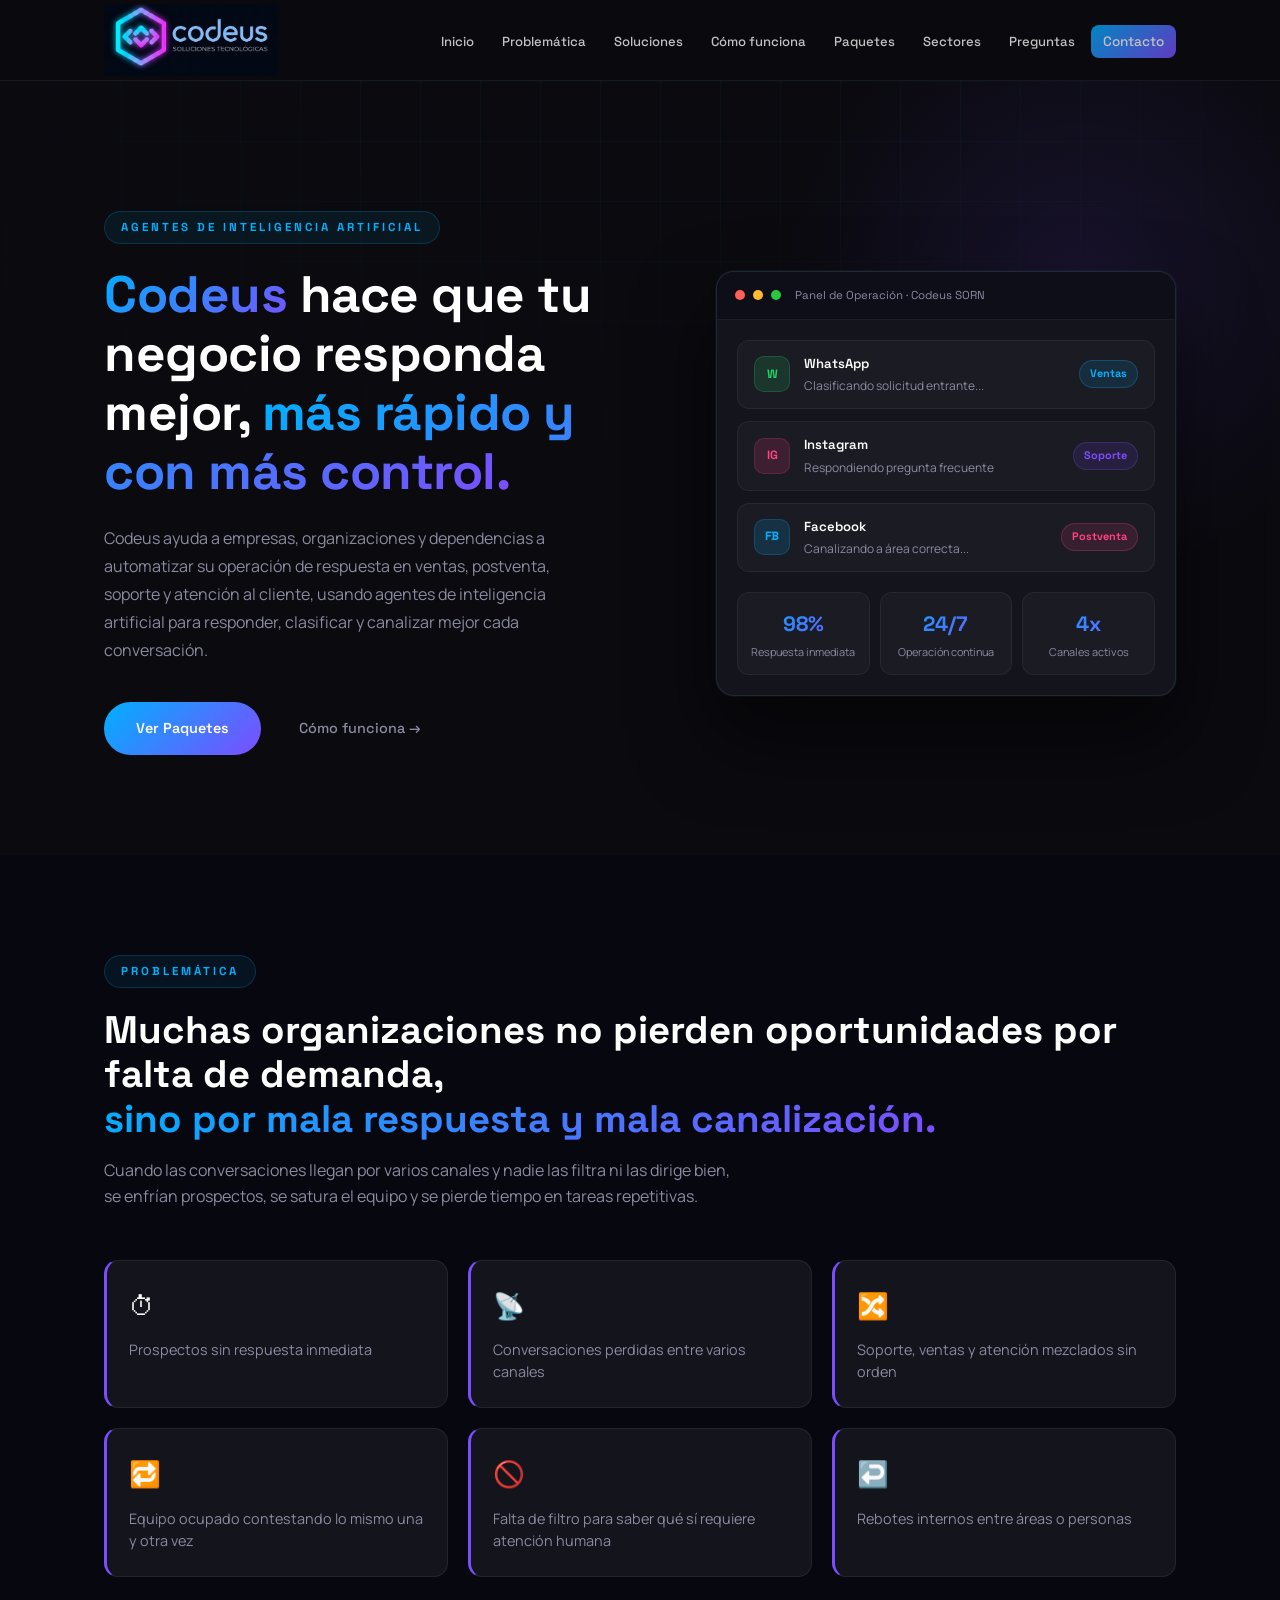
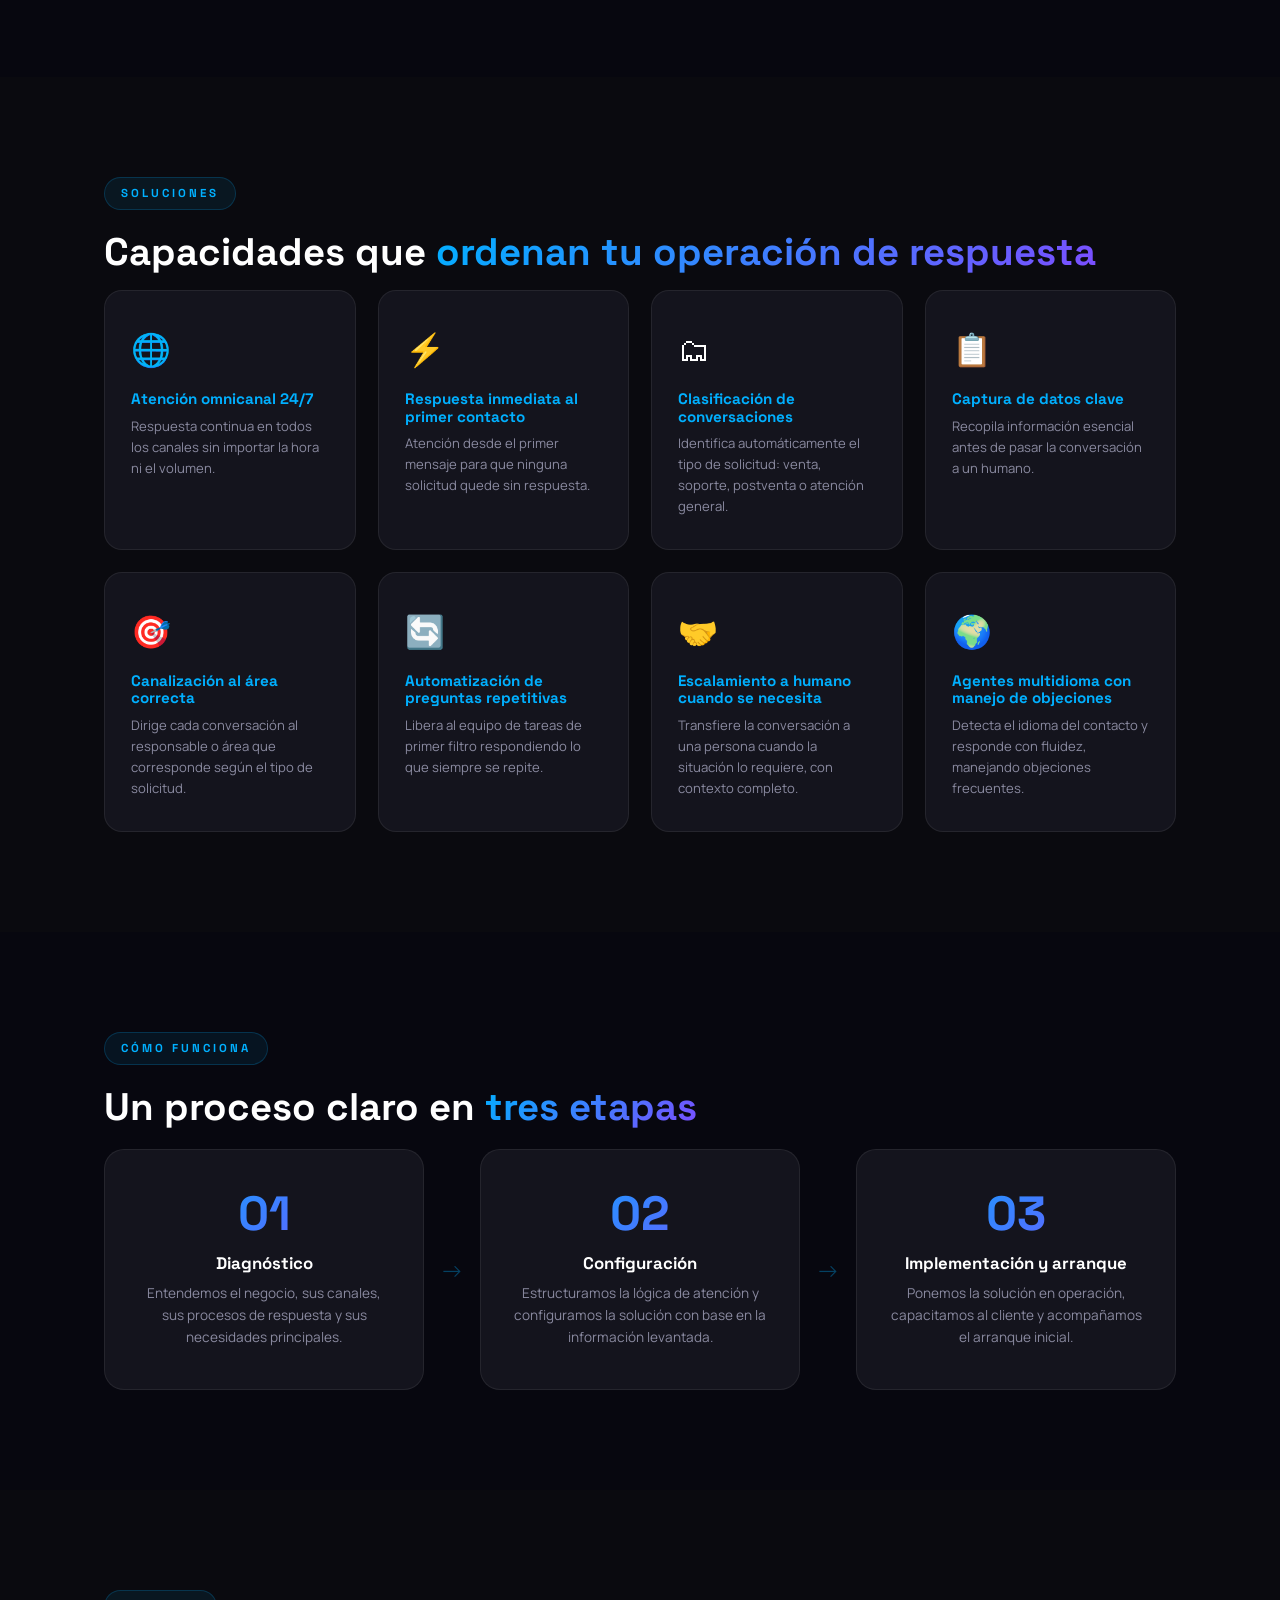
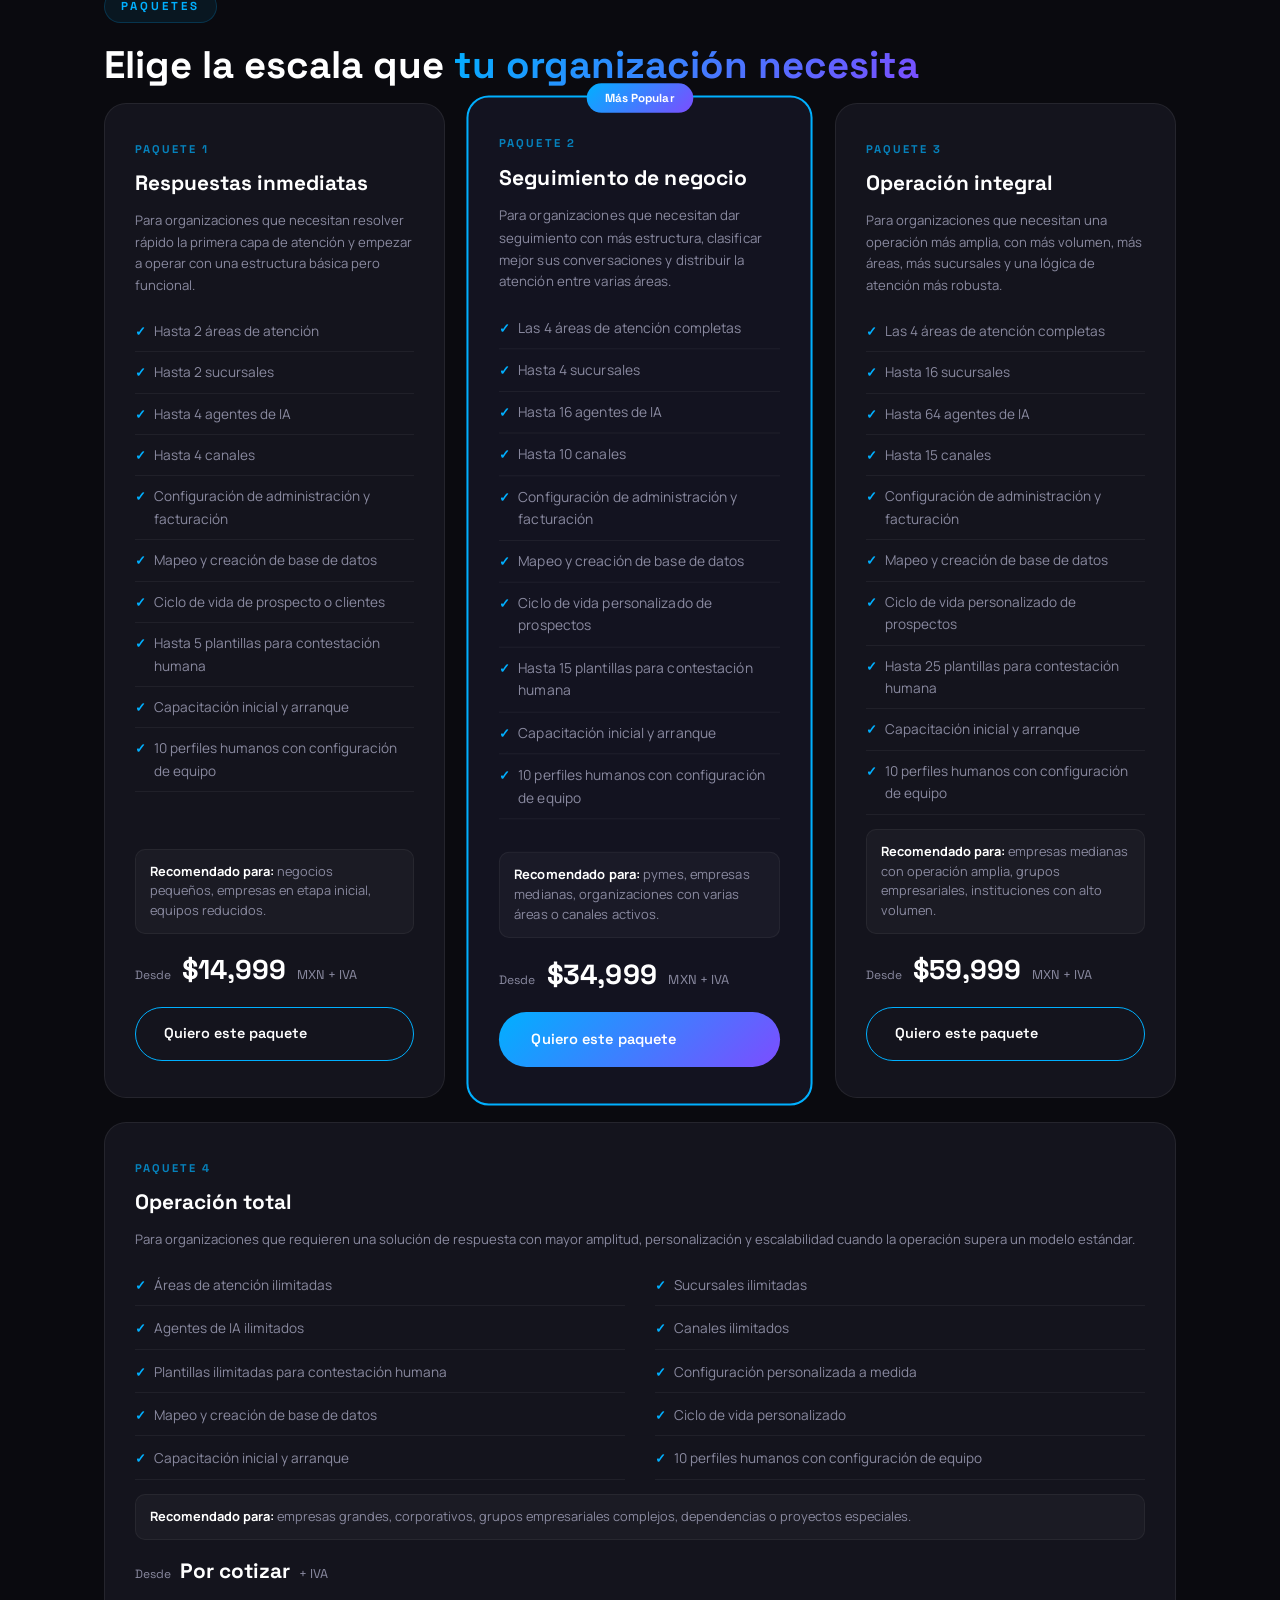
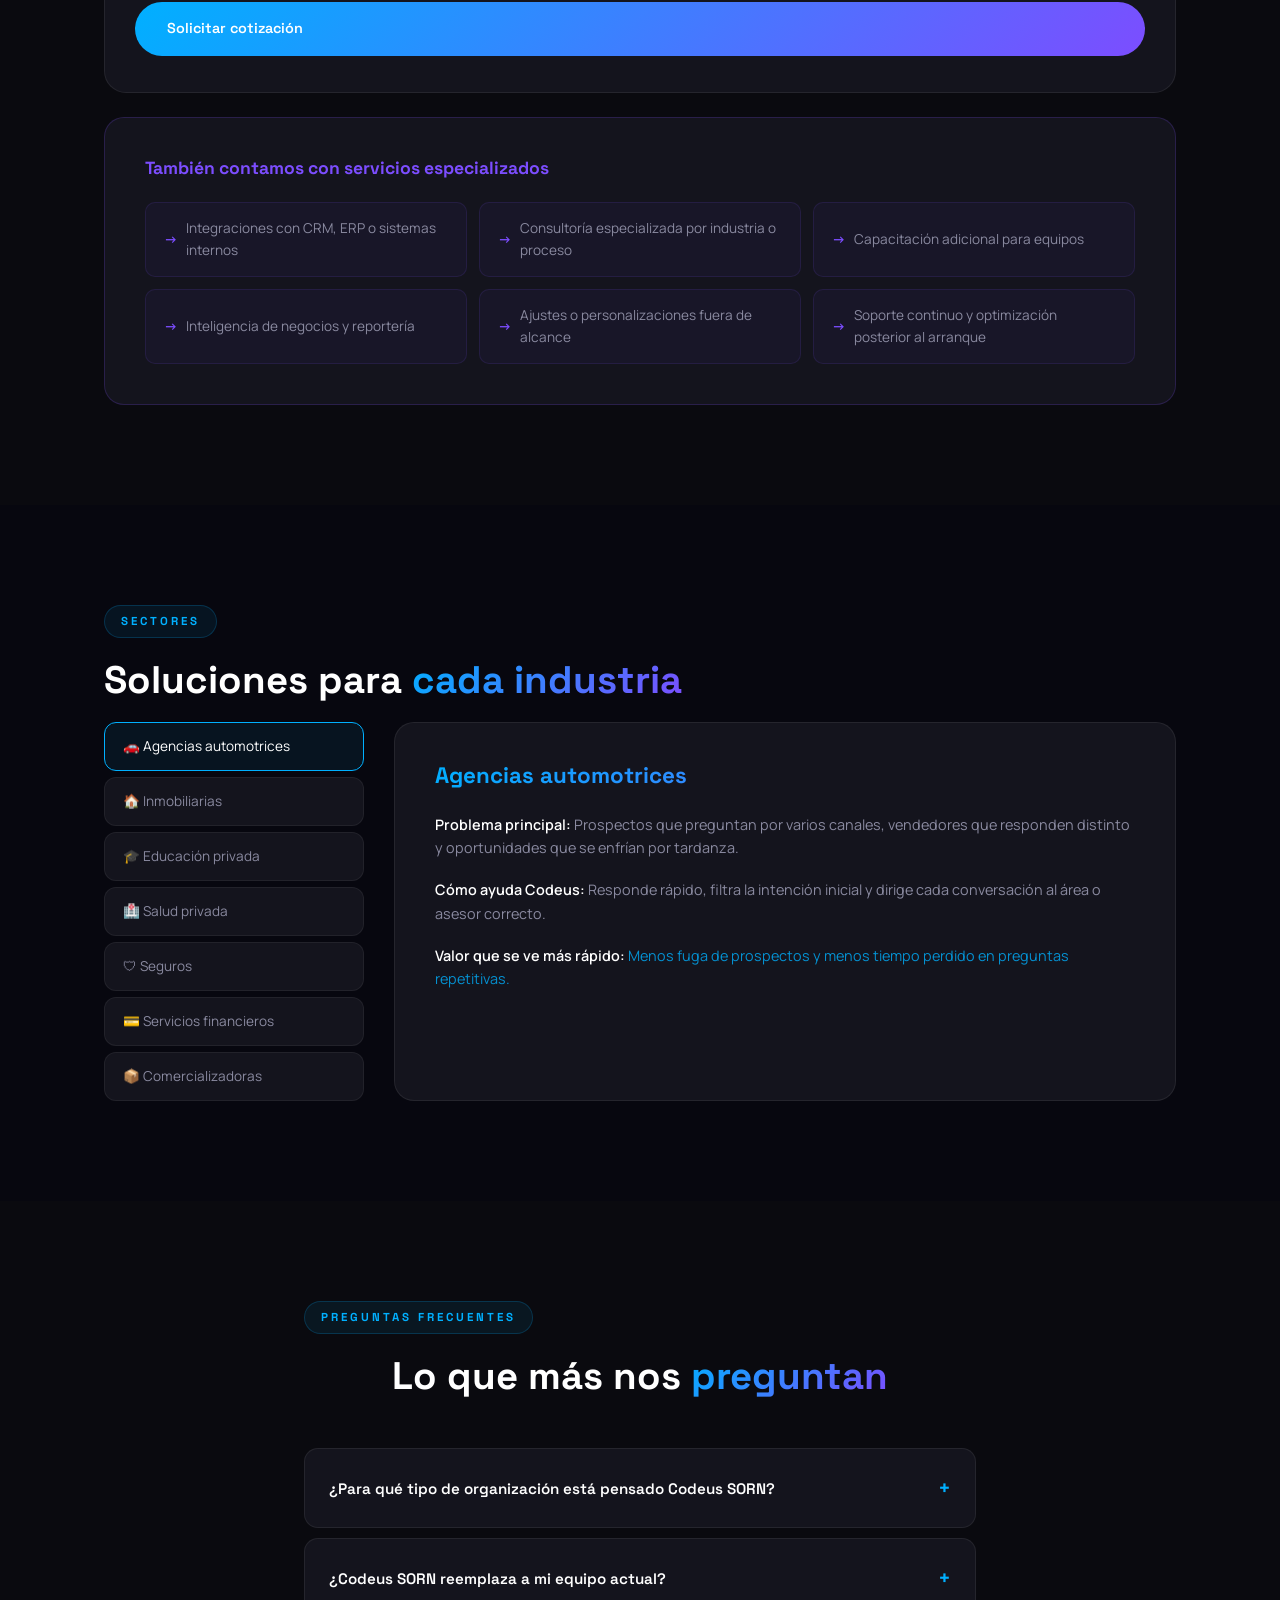
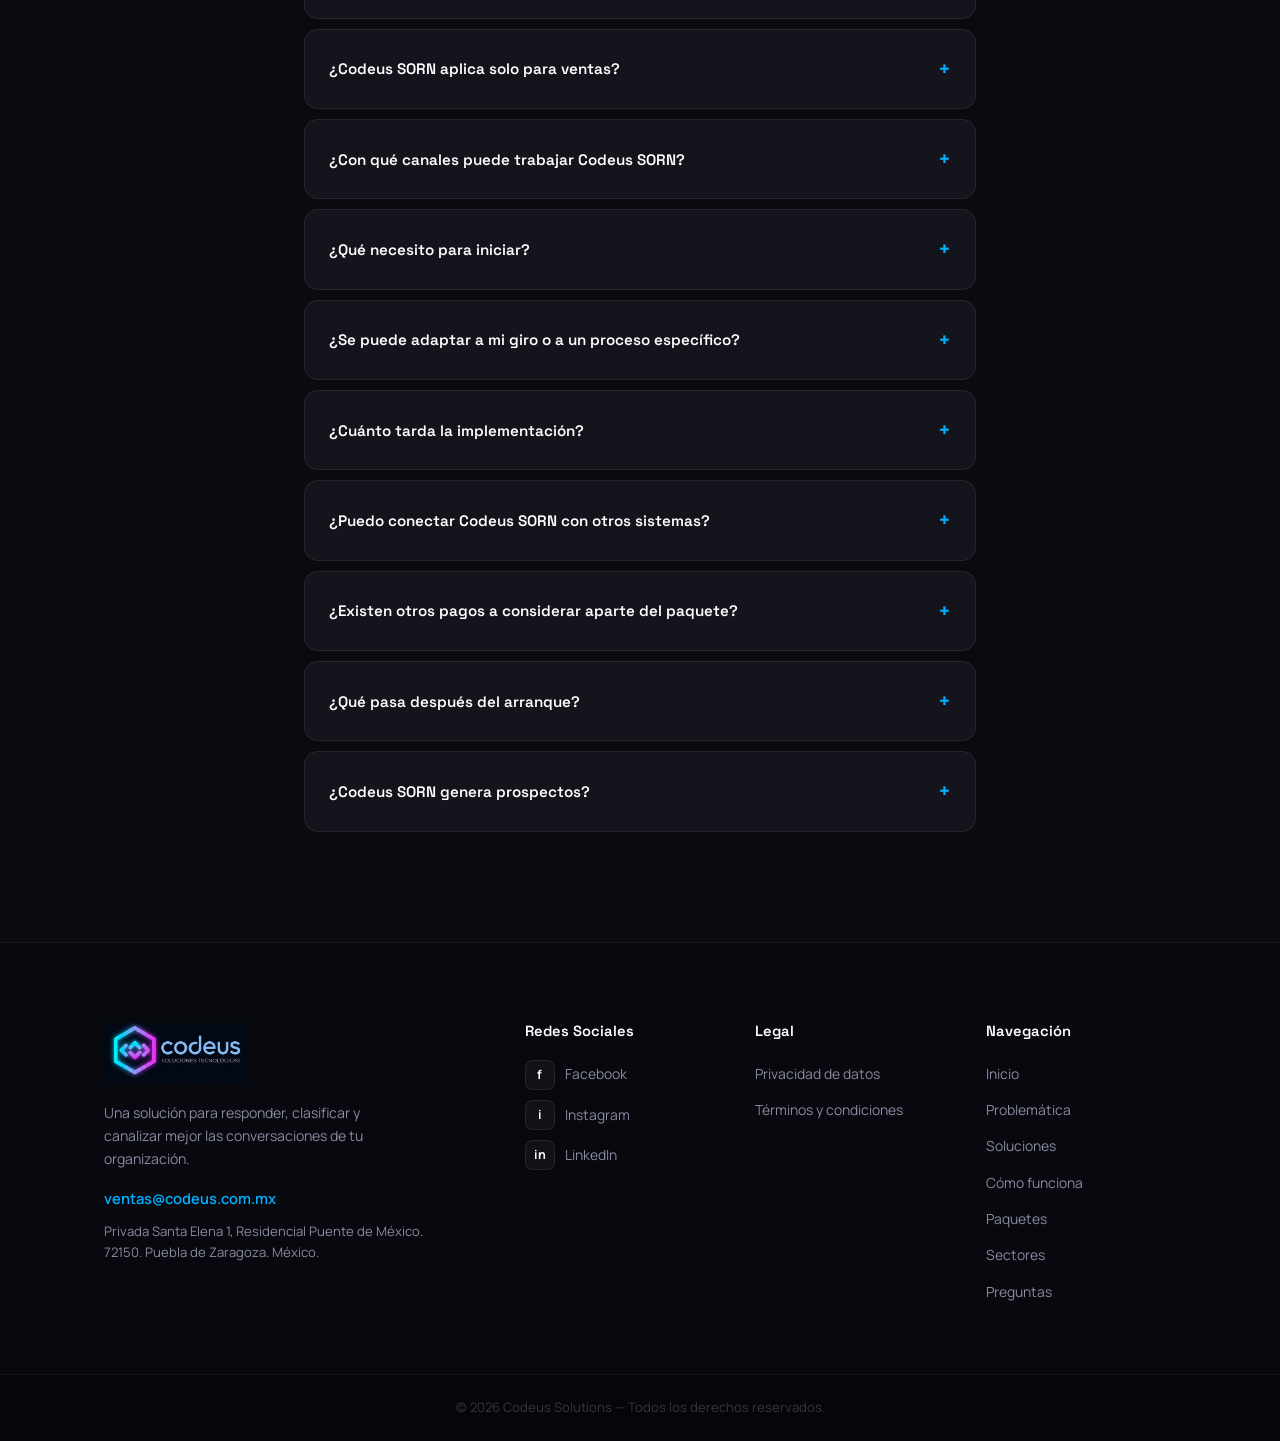
<file: index.html>
<!DOCTYPE html>
<html lang="es">
<head>
    <meta charset="UTF-8">
    <meta http-equiv="X-Frame-Options" content="DENY">
    <meta name="viewport" content="width=device-width, initial-scale=1.0">
    <title>Agentes IA para tu operación | Codeus Solutions</title>
    <link href="https://fonts.googleapis.com/css2?family=Space+Grotesk:wght@300;400;500;600;700&family=Manrope:wght@300;400;500;600;700&display=swap" rel="stylesheet">
    <link rel="stylesheet" href="css/style.css">
</head>
<body>

    <!-- ===================== HEADER ===================== -->
    <header>
        <nav class="container">
            <div class="logo">
                <a href="#inicio">
                    <img src="assets/logo_horizontal.png" alt="Codeus Logo" class="logo-img">
                </a>
            </div>
            <ul class="nav-links">
                <li><a href="#inicio">Inicio</a></li>
                <li><a href="#problemas">Problemática</a></li>
                <li><a href="#soluciones">Soluciones</a></li>
                <li><a href="#como-funciona">Cómo funciona</a></li>
                <li><a href="#paquetes">Paquetes</a></li>
                <li><a href="#sectores">Sectores</a></li>
                <li><a href="#faqs">Preguntas</a></li>
                <li><a href="#contacto" class="btn-nav">Contacto</a></li>
            </ul>
            <button class="hamburger" id="hamburger" aria-label="Menú">
                <span></span><span></span><span></span>
            </button>
        </nav>
        <!-- Mobile menu -->
        <div class="mobile-menu" id="mobileMenu">
            <ul>
                <li><a href="#inicio">Inicio</a></li>
                <li><a href="#problemas">Problemática</a></li>
                <li><a href="#soluciones">Soluciones</a></li>
                <li><a href="#como-funciona">Cómo funciona</a></li>
                <li><a href="#paquetes">Paquetes</a></li>
                <li><a href="#sectores">Sectores</a></li>
                <li><a href="#faqs">Preguntas</a></li>
                <li><a href="#contacto">Contacto</a></li>
            </ul>
        </div>
    </header>

    <!-- ===================== HERO ===================== -->
    <section id="inicio" class="hero">
        <div class="hero-bg-grid"></div>
        <div class="container hero-inner">
            <div class="hero-content">
                <span class="tagline">Agentes de Inteligencia Artificial</span>
                <h1><span>Codeus </span>hace que tu negocio responda mejor, <span>más rápido y con más control.</span></h1>
                <p>Codeus ayuda a empresas, organizaciones y dependencias a automatizar su operación de respuesta en ventas, postventa, soporte y atención al cliente, usando agentes de inteligencia artificial para responder, clasificar y canalizar mejor cada conversación.</p>
                <div class="hero-ctas">
                    <a href="#paquetes" class="btn-primary">Ver Paquetes</a>
                    <a href="#como-funciona" class="btn-ghost">Cómo funciona →</a>
                </div>
            </div>
            <div class="hero-visual">
                <div class="hero-dashboard">
                    <div class="dash-header">
                        <span class="dash-dot red"></span>
                        <span class="dash-dot yellow"></span>
                        <span class="dash-dot green"></span>
                        <span class="dash-title">Panel de Operación · Codeus SORN</span>
                    </div>
                    <div class="dash-body">
                        <div class="dash-channel">
                            <span class="ch-icon wa">W</span>
                            <div class="ch-info"><div class="ch-name">WhatsApp</div><div class="ch-msg">Clasificando solicitud entrante...</div></div>
                            <span class="ch-badge primary">Ventas</span>
                        </div>
                        <div class="dash-channel">
                            <span class="ch-icon ig">IG</span>
                            <div class="ch-info"><div class="ch-name">Instagram</div><div class="ch-msg">Respondiendo pregunta frecuente</div></div>
                            <span class="ch-badge secondary">Soporte</span>
                        </div>
                        <div class="dash-channel">
                            <span class="ch-icon fb">FB</span>
                            <div class="ch-info"><div class="ch-name">Facebook</div><div class="ch-msg">Canalizando a área correcta...</div></div>
                            <span class="ch-badge tertiary">Postventa</span>
                        </div>
                        <div class="dash-stats">
                            <div class="stat-item"><div class="stat-num">98%</div><div class="stat-lbl">Respuesta inmediata</div></div>
                            <div class="stat-item"><div class="stat-num">24/7</div><div class="stat-lbl">Operación continua</div></div>
                            <div class="stat-item"><div class="stat-num">4x</div><div class="stat-lbl">Canales activos</div></div>
                        </div>
                    </div>
                </div>
            </div>
        </div>
    </section>

    <!-- ===================== PROBLEMÁTICA ===================== -->
    <section id="problemas" class="section-padding bg-darker">
        <div class="container">
            <div class="section-label">Problemática</div>
            <h2 class="section-title">Muchas organizaciones no pierden oportunidades por falta de demanda,<br><span>sino por mala respuesta y mala canalización.</span></h2>
            <p class="section-sub">Cuando las conversaciones llegan por varios canales y nadie las filtra ni las dirige bien, se enfrían prospectos, se satura el equipo y se pierde tiempo en tareas repetitivas.</p>
            <div class="problems-grid">
                <div class="prob-card">
                    <div class="prob-icon">⏱</div>
                    <p>Prospectos sin respuesta inmediata</p>
                </div>
                <div class="prob-card">
                    <div class="prob-icon">📡</div>
                    <p>Conversaciones perdidas entre varios canales</p>
                </div>
                <div class="prob-card">
                    <div class="prob-icon">🔀</div>
                    <p>Soporte, ventas y atención mezclados sin orden</p>
                </div>
                <div class="prob-card">
                    <div class="prob-icon">🔁</div>
                    <p>Equipo ocupado contestando lo mismo una y otra vez</p>
                </div>
                <div class="prob-card">
                    <div class="prob-icon">🚫</div>
                    <p>Falta de filtro para saber qué sí requiere atención humana</p>
                </div>
                <div class="prob-card">
                    <div class="prob-icon">↩️</div>
                    <p>Rebotes internos entre áreas o personas</p>
                </div>
            </div>
        </div>
    </section>

    <!-- ===================== SOLUCIONES ===================== -->
    <section id="soluciones" class="section-padding">
        <div class="container">
            <div class="section-label">Soluciones</div>
            <h2 class="section-title">Capacidades que <span>ordenan tu operación de respuesta</span></h2>
            <div class="benefits-grid">
                <div class="benefit-card">
                    <div class="benefit-icon">🌐</div>
                    <h3>Atención omnicanal 24/7</h3>
                    <p>Respuesta continua en todos los canales sin importar la hora ni el volumen.</p>
                </div>
                <div class="benefit-card">
                    <div class="benefit-icon">⚡</div>
                    <h3>Respuesta inmediata al primer contacto</h3>
                    <p>Atención desde el primer mensaje para que ninguna solicitud quede sin respuesta.</p>
                </div>
                <div class="benefit-card">
                    <div class="benefit-icon">🗂</div>
                    <h3>Clasificación de conversaciones</h3>
                    <p>Identifica automáticamente el tipo de solicitud: venta, soporte, postventa o atención general.</p>
                </div>
                <div class="benefit-card">
                    <div class="benefit-icon">📋</div>
                    <h3>Captura de datos clave</h3>
                    <p>Recopila información esencial antes de pasar la conversación a un humano.</p>
                </div>
                <div class="benefit-card">
                    <div class="benefit-icon">🎯</div>
                    <h3>Canalización al área correcta</h3>
                    <p>Dirige cada conversación al responsable o área que corresponde según el tipo de solicitud.</p>
                </div>
                <div class="benefit-card">
                    <div class="benefit-icon">🔄</div>
                    <h3>Automatización de preguntas repetitivas</h3>
                    <p>Libera al equipo de tareas de primer filtro respondiendo lo que siempre se repite.</p>
                </div>
                <div class="benefit-card">
                    <div class="benefit-icon">🤝</div>
                    <h3>Escalamiento a humano cuando se necesita</h3>
                    <p>Transfiere la conversación a una persona cuando la situación lo requiere, con contexto completo.</p>
                </div>
                <div class="benefit-card">
                    <div class="benefit-icon">🌍</div>
                    <h3>Agentes multidioma con manejo de objeciones</h3>
                    <p>Detecta el idioma del contacto y responde con fluidez, manejando objeciones frecuentes.</p>
                </div>
            </div>
        </div>
    </section>

    <!-- ===================== CÓMO FUNCIONA ===================== -->
    <section id="como-funciona" class="section-padding bg-darker">
        <div class="container">
            <div class="section-label">Cómo funciona</div>
            <h2 class="section-title">Un proceso claro en <span>tres etapas</span></h2>
            <div class="steps-grid">
                <div class="step-card">
                    <div class="step-number">01</div>
                    <h3>Diagnóstico</h3>
                    <p>Entendemos el negocio, sus canales, sus procesos de respuesta y sus necesidades principales.</p>
                </div>
                <div class="step-connector">→</div>
                <div class="step-card">
                    <div class="step-number">02</div>
                    <h3>Configuración</h3>
                    <p>Estructuramos la lógica de atención y configuramos la solución con base en la información levantada.</p>
                </div>
                <div class="step-connector">→</div>
                <div class="step-card">
                    <div class="step-number">03</div>
                    <h3>Implementación y arranque</h3>
                    <p>Ponemos la solución en operación, capacitamos al cliente y acompañamos el arranque inicial.</p>
                </div>
            </div>
        </div>
    </section>

    <!-- ===================== PAQUETES ===================== -->
    <section id="paquetes" class="section-padding">
        <div class="container">
            <div class="section-label">Paquetes</div>
            <h2 class="section-title">Elige la escala que <span>tu organización necesita</span></h2>
            <div class="pricing-grid">

                <!-- Paquete 1 -->
                <div class="price-card">
                    <div class="price-tag-label">Paquete 1</div>
                    <h3>Respuestas inmediatas</h3>
                    <p class="price-desc">Para organizaciones que necesitan resolver rápido la primera capa de atención y empezar a operar con una estructura básica pero funcional.</p>
                    <ul class="price-features">
                        <li>Hasta 2 áreas de atención</li>
                        <li>Hasta 2 sucursales</li>
                        <li>Hasta 4 agentes de IA</li>
                        <li>Hasta 4 canales</li>
                        <li>Configuración de administración y facturación</li>
                        <li>Mapeo y creación de base de datos</li>
                        <li>Ciclo de vida de prospecto o clientes</li>
                        <li>Hasta 5 plantillas para contestación humana</li>
                        <li>Capacitación inicial y arranque</li>
                        <li>10 perfiles humanos con configuración de equipo</li>
                    </ul>
                    <div class="price-rec">
                        <strong>Recomendado para:</strong> negocios pequeños, empresas en etapa inicial, equipos reducidos.
                    </div>
                    <div class="price-amount"><span class="desde">Desde</span> $14,999 <span class="iva">MXN + IVA</span></div>
                    <a href="#contacto" class="btn-outline">Quiero este paquete</a>
                </div>

                <!-- Paquete 2 — Featured -->
                <div class="price-card featured">
                    <div class="popular-tag">Más Popular</div>
                    <div class="price-tag-label">Paquete 2</div>
                    <h3>Seguimiento de negocio</h3>
                    <p class="price-desc">Para organizaciones que necesitan dar seguimiento con más estructura, clasificar mejor sus conversaciones y distribuir la atención entre varias áreas.</p>
                    <ul class="price-features">
                        <li>Las 4 áreas de atención completas</li>
                        <li>Hasta 4 sucursales</li>
                        <li>Hasta 16 agentes de IA</li>
                        <li>Hasta 10 canales</li>
                        <li>Configuración de administración y facturación</li>
                        <li>Mapeo y creación de base de datos</li>
                        <li>Ciclo de vida personalizado de prospectos</li>
                        <li>Hasta 15 plantillas para contestación humana</li>
                        <li>Capacitación inicial y arranque</li>
                        <li>10 perfiles humanos con configuración de equipo</li>
                    </ul>
                    <div class="price-rec">
                        <strong>Recomendado para:</strong> pymes, empresas medianas, organizaciones con varias áreas o canales activos.
                    </div>
                    <div class="price-amount"><span class="desde">Desde</span> $34,999 <span class="iva">MXN + IVA</span></div>
                    <a href="#contacto" class="btn-primary">Quiero este paquete</a>
                </div>

                <!-- Paquete 3 -->
                <div class="price-card">
                    <div class="price-tag-label">Paquete 3</div>
                    <h3>Operación integral</h3>
                    <p class="price-desc">Para organizaciones que necesitan una operación más amplia, con más volumen, más áreas, más sucursales y una lógica de atención más robusta.</p>
                    <ul class="price-features">
                        <li>Las 4 áreas de atención completas</li>
                        <li>Hasta 16 sucursales</li>
                        <li>Hasta 64 agentes de IA</li>
                        <li>Hasta 15 canales</li>
                        <li>Configuración de administración y facturación</li>
                        <li>Mapeo y creación de base de datos</li>
                        <li>Ciclo de vida personalizado de prospectos</li>
                        <li>Hasta 25 plantillas para contestación humana</li>
                        <li>Capacitación inicial y arranque</li>
                        <li>10 perfiles humanos con configuración de equipo</li>
                    </ul>
                    <div class="price-rec">
                        <strong>Recomendado para:</strong> empresas medianas con operación amplia, grupos empresariales, instituciones con alto volumen.
                    </div>
                    <div class="price-amount"><span class="desde">Desde</span> $59,999 <span class="iva">MXN + IVA</span></div>
                    <a href="#contacto" class="btn-outline">Quiero este paquete</a>
                </div>

                <!-- Paquete 4 -->
                <div class="price-card price-card-full">
                    <div class="price-tag-label">Paquete 4</div>
                    <h3>Operación total</h3>
                    <p class="price-desc">Para organizaciones que requieren una solución de respuesta con mayor amplitud, personalización y escalabilidad cuando la operación supera un modelo estándar.</p>
                    <ul class="price-features price-features-inline">
                        <li>Áreas de atención ilimitadas</li>
                        <li>Sucursales ilimitadas</li>
                        <li>Agentes de IA ilimitados</li>
                        <li>Canales ilimitados</li>
                        <li>Plantillas ilimitadas para contestación humana</li>
                        <li>Configuración personalizada a medida</li>
                        <li>Mapeo y creación de base de datos</li>
                        <li>Ciclo de vida personalizado</li>
                        <li>Capacitación inicial y arranque</li>
                        <li>10 perfiles humanos con configuración de equipo</li>
                    </ul>
                    <div class="price-rec">
                        <strong>Recomendado para:</strong> empresas grandes, corporativos, grupos empresariales complejos, dependencias o proyectos especiales.
                    </div>
                    <div class="price-amount price-cotizar"><span class="desde">Desde</span> Por cotizar <span class="iva">+ IVA</span></div>
                    <a href="#contacto" class="btn-primary">Solicitar cotización</a>
                </div>

            </div>

            <!-- Servicios especializados -->
            <div class="services-extra">
                <h3>También contamos con servicios especializados</h3>
                <div class="services-grid">
                    <div class="svc-item">Integraciones con CRM, ERP o sistemas internos</div>
                    <div class="svc-item">Consultoría especializada por industria o proceso</div>
                    <div class="svc-item">Capacitación adicional para equipos</div>
                    <div class="svc-item">Inteligencia de negocios y reportería</div>
                    <div class="svc-item">Ajustes o personalizaciones fuera de alcance</div>
                    <div class="svc-item">Soporte continuo y optimización posterior al arranque</div>
                </div>
            </div>
        </div>
    </section>

    <!-- ===================== SECTORES ===================== -->
    <section id="sectores" class="section-padding bg-darker">
        <div class="container">
            <div class="section-label">Sectores</div>
            <h2 class="section-title">Soluciones para <span>cada industria</span></h2>
            <div class="sectors-layout">
                <div class="sectors-nav" id="sectorsNav">
                    <button class="sector-btn active" data-sector="0">🚗 Agencias automotrices</button>
                    <button class="sector-btn" data-sector="1">🏠 Inmobiliarias</button>
                    <button class="sector-btn" data-sector="2">🎓 Educación privada</button>
                    <button class="sector-btn" data-sector="3">🏥 Salud privada</button>
                    <button class="sector-btn" data-sector="4">🛡 Seguros</button>
                    <button class="sector-btn" data-sector="5">💳 Servicios financieros</button>
                    <button class="sector-btn" data-sector="6">📦 Comercializadoras</button>
                </div>
                <div class="sectors-content" id="sectorsContent">
                    <div class="sector-panel active">
                        <h4>Agencias automotrices</h4>
                        <p class="sector-prob"><strong>Problema principal:</strong> Prospectos que preguntan por varios canales, vendedores que responden distinto y oportunidades que se enfrían por tardanza.</p>
                        <p class="sector-sol"><strong>Cómo ayuda Codeus:</strong> Responde rápido, filtra la intención inicial y dirige cada conversación al área o asesor correcto.</p>
                        <p class="sector-val"><strong>Valor que se ve más rápido:</strong> Menos fuga de prospectos y menos tiempo perdido en preguntas repetitivas.</p>
                    </div>
                    <div class="sector-panel">
                        <h4>Inmobiliarias</h4>
                        <p class="sector-prob"><strong>Problema principal:</strong> Prospectos que piden información, cotizan y desaparecen porque nadie les dio seguimiento a tiempo.</p>
                        <p class="sector-sol"><strong>Cómo ayuda Codeus:</strong> Atiende de inmediato, recopila datos desde el primer contacto y deja al asesor conversaciones mejor filtradas.</p>
                        <p class="sector-val"><strong>Valor que se ve más rápido:</strong> Más velocidad de respuesta y mejor aprovechamiento del tiempo comercial.</p>
                    </div>
                    <div class="sector-panel">
                        <h4>Educación privada</h4>
                        <p class="sector-prob"><strong>Problema principal:</strong> Interesados que preguntan lo mismo, procesos de admisión saturados y demasiada carga administrativa en atención.</p>
                        <p class="sector-sol"><strong>Cómo ayuda Codeus:</strong> Resuelve dudas frecuentes, clasifica solicitudes y canaliza mejor a admisiones o atención.</p>
                        <p class="sector-val"><strong>Valor que se ve más rápido:</strong> Menos carga repetitiva y atención más rápida a aspirantes y familias.</p>
                    </div>
                    <div class="sector-panel">
                        <h4>Salud privada</h4>
                        <p class="sector-prob"><strong>Problema principal:</strong> Saturación en recepción, preguntas repetitivas y dificultad para orientar bien desde el primer contacto.</p>
                        <p class="sector-sol"><strong>Cómo ayuda Codeus:</strong> Atiende dudas básicas, clasifica solicitudes y dirige cada caso al área o tipo de atención correcta.</p>
                        <p class="sector-val"><strong>Valor que se ve más rápido:</strong> Menor saturación del personal y mejor orientación inicial al paciente.</p>
                    </div>
                    <div class="sector-panel">
                        <h4>Seguros</h4>
                        <p class="sector-prob"><strong>Problema principal:</strong> Prospectos y clientes que requieren seguimiento constante, dudas repetitivas y procesos dispersos.</p>
                        <p class="sector-sol"><strong>Cómo ayuda Codeus:</strong> Filtra conversaciones, responde lo básico y deja al equipo humano los casos que sí requieren intervención.</p>
                        <p class="sector-val"><strong>Valor que se ve más rápido:</strong> Mejor uso del tiempo del equipo y atención más consistente.</p>
                    </div>
                    <div class="sector-panel">
                        <h4>Servicios financieros</h4>
                        <p class="sector-prob"><strong>Problema principal:</strong> Alto volumen de consultas, validación constante de información y oportunidades que se pierden por lentitud.</p>
                        <p class="sector-sol"><strong>Cómo ayuda Codeus:</strong> Clasifica solicitudes, recopila datos clave y canaliza al responsable correcto desde el inicio.</p>
                        <p class="sector-val"><strong>Valor que se ve más rápido:</strong> Menos rebotes y respuestas más rápidas en procesos sensibles.</p>
                    </div>
                    <div class="sector-panel">
                        <h4>Comercializadoras y distribuidores</h4>
                        <p class="sector-prob"><strong>Problema principal:</strong> Muchas solicitudes entrando al mismo tiempo, respuestas inconsistentes y desorden entre ventas, atención y soporte.</p>
                        <p class="sector-sol"><strong>Cómo ayuda Codeus:</strong> Centraliza canales, responde de inmediato y organiza mejor qué conversación va con qué área.</p>
                        <p class="sector-val"><strong>Valor que se ve más rápido:</strong> Más control del volumen y menos desgaste del equipo en tareas repetitivas.</p>
                    </div>
                </div>
            </div>
        </div>
    </section>

    <!-- ===================== FAQS ===================== -->
    <section id="faqs" class="section-padding">
        <div class="container max-800">
            <div class="section-label text-center">Preguntas frecuentes</div>
            <h2 class="section-title text-center" style="margin-bottom: 50px;">Lo que más nos <span>preguntan</span></h2>
            <div class="accordion">
                <details>
                    <summary>¿Para qué tipo de organización está pensado Codeus SORN?</summary>
                    <p>Codeus SORN puede implementarse en negocios pequeños, empresas medianas, empresas grandes, grupos empresariales y también en dependencias u organizaciones que necesitan responder, clasificar y canalizar conversaciones desde distintos canales.</p>
                </details>
                <details>
                    <summary>¿Codeus SORN reemplaza a mi equipo actual?</summary>
                    <p>Codeus SORN ayuda a automatizar la primera capa de atención, resolver tareas repetitivas, recopilar información inicial y filtrar mejor las conversaciones. En algunos casos complementa al equipo actual y en otros permite operar con una estructura más ligera, dejando al humano lo que sí requiere criterio, seguimiento o cierre.</p>
                </details>
                <details>
                    <summary>¿Codeus SORN aplica solo para ventas?</summary>
                    <p>No. Codeus SORN está pensado para ventas, postventa, soporte y atención al cliente. La solución puede estructurarse según el tipo de conversación que hoy recibe tu organización.</p>
                </details>
                <details>
                    <summary>¿Con qué canales puede trabajar Codeus SORN?</summary>
                    <p>Codeus SORN puede operar con canales como WhatsApp, Instagram, Facebook, correo electrónico, Telegram y TikTok Business, entre otros, según el alcance del proyecto y la configuración disponible para tu operación.</p>
                </details>
                <details>
                    <summary>¿Qué necesito para iniciar?</summary>
                    <p>Lo ideal es contar con: canales activos de atención, información básica del negocio, materiales o respuestas frecuentes, fichas, procesos o información que ayude a entrenar la solución, y una persona responsable para validar mensajes, flujos y decisiones durante la implementación.</p>
                </details>
                <details>
                    <summary>¿Se puede adaptar a mi giro o a un proceso específico?</summary>
                    <p>Sí. Codeus SORN puede adaptarse según la industria, el tipo de atención, el flujo comercial o el proceso que se quiera resolver, ya sea ventas, soporte, postventa o atención general.</p>
                </details>
                <details>
                    <summary>¿Cuánto tarda la implementación?</summary>
                    <p>Depende del paquete, del nivel de complejidad, de los canales involucrados y de qué tan clara y disponible esté la información necesaria durante el levantamiento. En la mayoría de los casos puede tomar de 1 a 4 semanas, excepto el paquete 4, Operación Total.</p>
                </details>
                <details>
                    <summary>¿Puedo conectar Codeus SORN con otros sistemas?</summary>
                    <p>Sí, pero las integraciones con CRM, ERP, sistemas internos o herramientas de terceros se consideran parte de los servicios especializados y se revisan según el alcance del proyecto.</p>
                </details>
                <details>
                    <summary>¿Existen otros pagos a considerar aparte del paquete?</summary>
                    <p>Sí. El pago del paquete considera la implementación, configuración, arranque y estructuración de la solución. Para sostener el sistema mensualmente, se requiere además una suscripción mensual mediante una plataforma externa.</p>
                </details>
                <details>
                    <summary>¿Qué pasa después del arranque?</summary>
                    <p>Después del arranque puede haber acompañamiento, soporte según el paquete y servicios adicionales de optimización, ajustes o evolución de la solución, según las necesidades de la organización. Estos servicios se consideran adicionales a los paquetes.</p>
                </details>
                <details>
                    <summary>¿Codeus SORN genera prospectos?</summary>
                    <p>No. El enfoque principal es responder, clasificar, recopilar información, canalizar y automatizar parte de la atención. La generación de prospectos o la pauta no forman parte del alcance base.</p>
                </details>
            </div>
        </div>
    </section>

    <!-- ===================== FOOTER ===================== -->
    <footer id="contacto" class="footer-custom">
        <div class="container footer-grid">
            <div class="footer-col footer-brand">
                <div class="logo">
                    <a href="#inicio">
                        <img src="assets/logo_horizontal.png" alt="Codeus Logo" class="logo-img footer-logo">
                    </a>
                </div>
                <p class="footer-tagline">Una solución para responder, clasificar y canalizar mejor las conversaciones de tu organización.</p>
                <p class="footer-email">ventas@codeus.com.mx</p>
                <p class="footer-address">Privada Santa Elena 1, Residencial Puente de México.<br>72150. Puebla de Zaragoza. México.</p>
            </div>
            <div class="footer-col">
                <h3 class="footer-title">Redes Sociales</h3>
                <ul class="footer-list">
                    <li><a href="#" class="social-link"><span class="icon">f</span> Facebook</a></li>
                    <li><a href="#" class="social-link"><span class="icon">i</span> Instagram</a></li>
                    <li><a href="#" class="social-link"><span class="icon">in</span> LinkedIn</a></li>
                </ul>
            </div>
            <div class="footer-col">
                <h3 class="footer-title">Legal</h3>
                <ul class="footer-list">
                    <li><a href="politica-privacidad.html">Privacidad de datos</a></li>
                    <li><a href="terminos-condiciones.html">Términos y condiciones</a></li>
                </ul>
            </div>
            <div class="footer-col">
                <h3 class="footer-title">Navegación</h3>
                <ul class="footer-list">
                    <li><a href="#inicio">Inicio</a></li>
                    <li><a href="#problemas">Problemática</a></li>
                    <li><a href="#soluciones">Soluciones</a></li>
                    <li><a href="#como-funciona">Cómo funciona</a></li>
                    <li><a href="#paquetes">Paquetes</a></li>
                    <li><a href="#sectores">Sectores</a></li>
                    <li><a href="#faqs">Preguntas</a></li>
                </ul>
            </div>
        </div>
        <div class="footer-bottom">
            <div class="container text-center">
                <p>&copy; 2026 Codeus Solutions — Todos los derechos reservados.</p>
            </div>
        </div>
    </footer>

    <script src="js/script.js"></script>
</body>
</html>
</file>
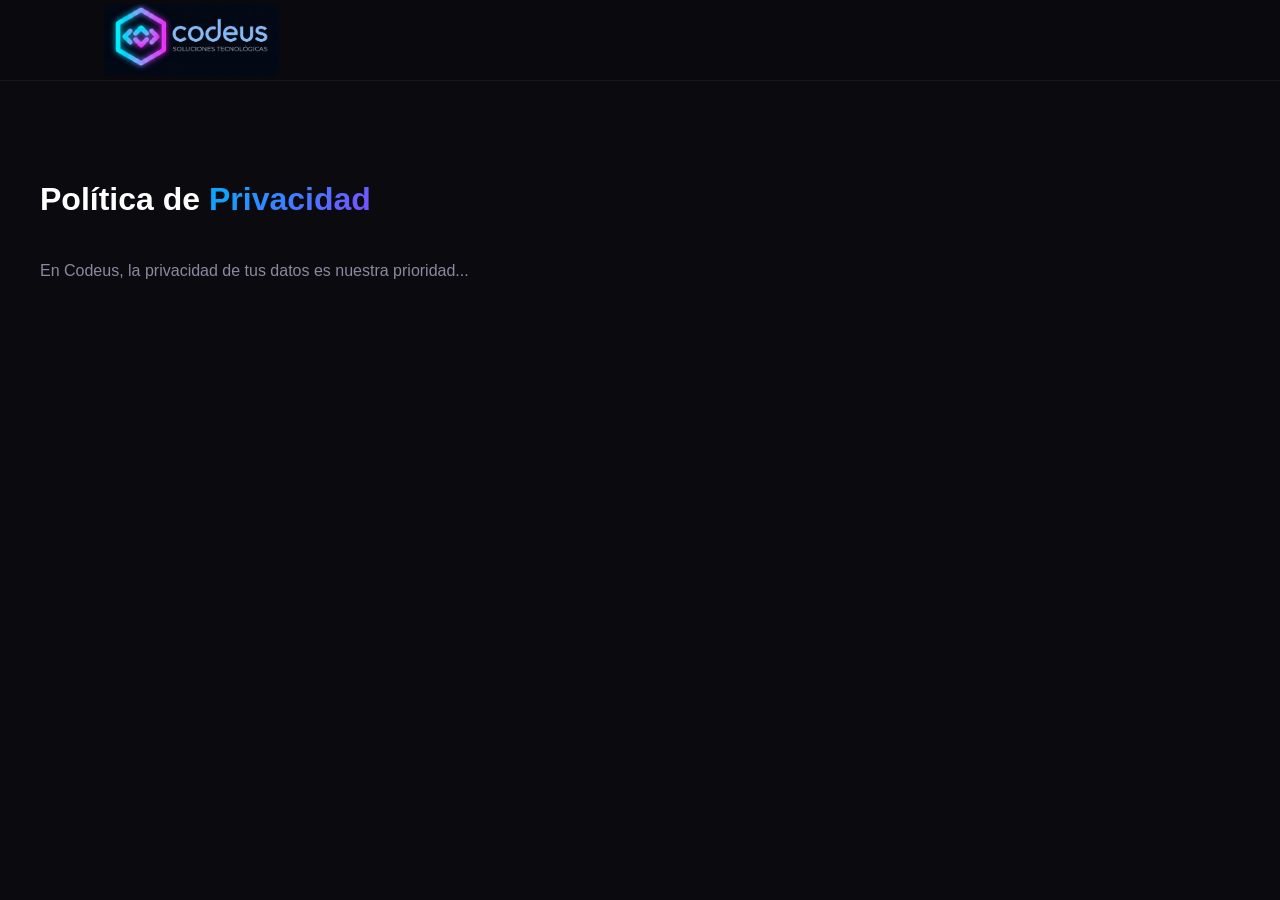
<file: politica-privacidad.html>
<!DOCTYPE html>
<html lang="es">
<head>
    <meta charset="UTF-8">
    <title>Política de Privacidad | Codeus</title>
    <link rel="stylesheet" href="css/style.css">
</head>
<body style="overflow-y: auto;">
    <header>
        <nav class="container"><div class="logo"><a href="index.html"><img src="assets/logo_horizontal.png" class="logo-img"></a></div></nav>
    </header>
    <main class="container section-padding">
        <h1>Política de <span>Privacidad</span></h1>
        <div style="margin-top:40px; color: var(--text-muted);">
            <p>En Codeus, la privacidad de tus datos es nuestra prioridad...</p>
            </div>
    </main>
</body>
</html>
</file>
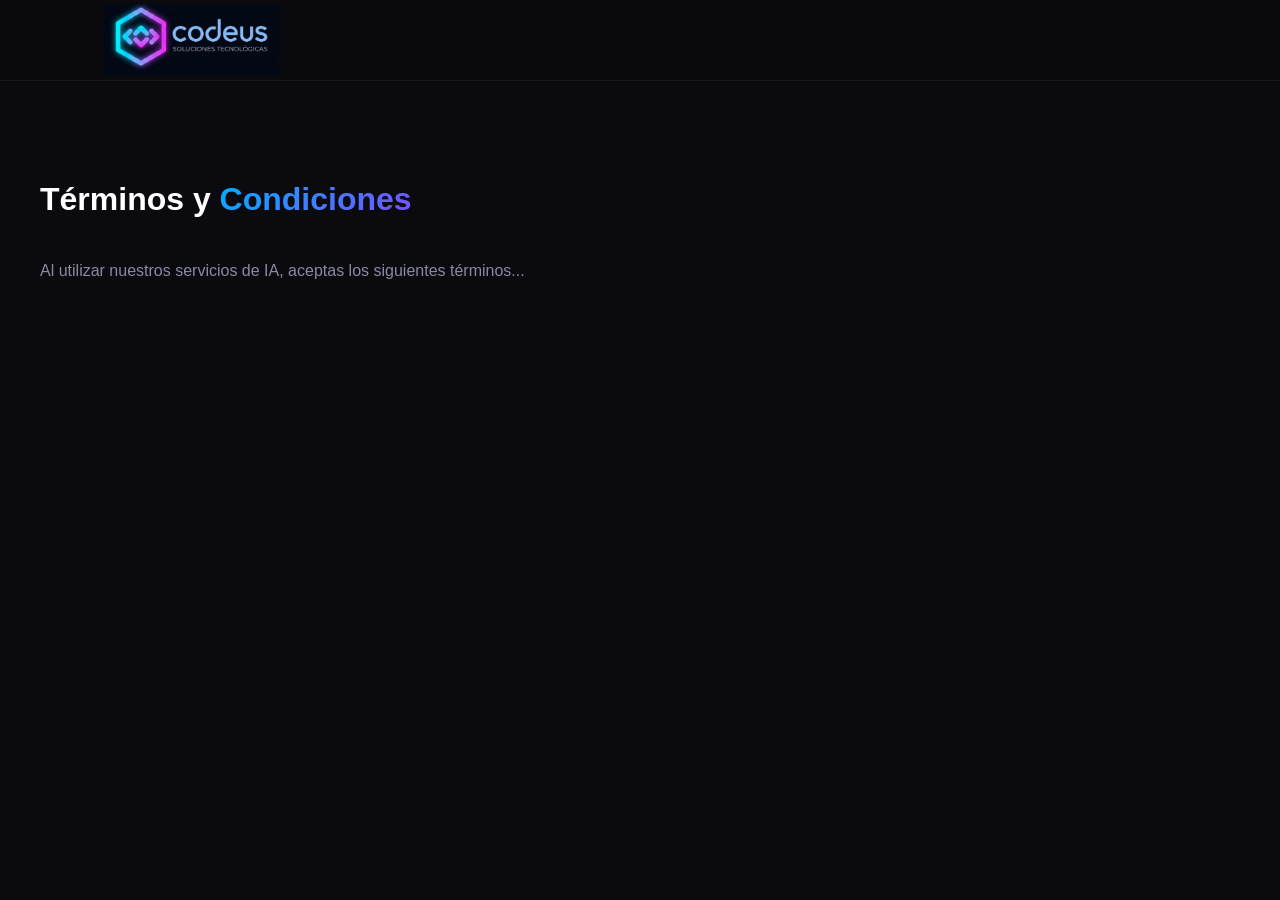
<file: terminos-condiciones.html>
<!DOCTYPE html>
<html lang="es">
<head>
    <meta charset="UTF-8">
    <title>Términos y Condiciones | Codeus</title>
    <link rel="stylesheet" href="css/style.css">
</head>
<body style="overflow-y: auto;">
    <header>
        <nav class="container"><div class="logo"><a href="index.html"><img src="assets/logo_horizontal.png" class="logo-img"></a></div></nav>
    </header>
    <main class="container section-padding">
        <h1>Términos y <span>Condiciones</span></h1>
        <div style="margin-top:40px; color: var(--text-muted);">
            <p>Al utilizar nuestros servicios de IA, aceptas los siguientes términos...</p>
            </div>
    </main>
</body>
</html>
</file>
<file: css/style.css>
/* ============================================================
   1. VARIABLES Y ESTILOS GLOBALES
   ============================================================ */
:root {
    /* Paleta de la maqueta de colores */
    --primary:     #00B0FF;   /* Cian principal */
    --secondary:   #7C4DFF;   /* Púrpura */
    --tertiary:    #FF4081;   /* Rosa/Coral */
    --neutral:     #0A0A0F;   /* Fondo neutro muy oscuro */

    --bg-dark:  #0A0A0F;
    --bg-sec:   #111118;
    --bg-card:  #14141d;

    --text-white: #ffffff;
    --text-muted: #8a8aa0;

    --grad-primary: linear-gradient(135deg, var(--primary), var(--secondary));
    --grad-accent:  linear-gradient(135deg, var(--secondary), var(--tertiary));

    /* Tipografías de la maqueta */
    --font-head: 'Space Grotesk', sans-serif;
    --font-body: 'Manrope', sans-serif;
}

* { margin: 0; padding: 0; box-sizing: border-box; scroll-behavior: smooth; }

/* Offset para el header sticky al navegar con anclas */
section[id], footer[id] {
    scroll-margin-top: 80px;
}

body {
    background-color: var(--bg-dark);
    color: var(--text-white);
    font-family: var(--font-body);
    line-height: 1.65;
    overflow-x: hidden;
}

h1, h2, h3, h4, h5, h6 {
    font-family: var(--font-head);
    line-height: 1.15;
}

.container { max-width: 1200px; margin: 0 auto; padding: 0 5%; }
img { max-width: 100%; height: auto; display: block; }
.text-center { text-align: center; }
.section-padding { padding: 100px 0; }
.bg-darker { background-color: #07070f; }

/* Gradiente en spans */
h1 span, h2 span, .highlight {
    background: var(--grad-primary);
    -webkit-background-clip: text;
    background-clip: text;
    -webkit-text-fill-color: transparent;
}

/* Etiqueta de sección */
.section-label {
    display: inline-block;
    font-family: var(--font-head);
    font-size: 0.72rem;
    font-weight: 700;
    letter-spacing: 3px;
    text-transform: uppercase;
    color: var(--primary);
    background: rgba(0,176,255,0.08);
    border: 1px solid rgba(0,176,255,0.2);
    padding: 6px 16px;
    border-radius: 50px;
    margin-bottom: 20px;
}

.section-title {
    font-size: 2.4rem;
    font-weight: 700;
    margin-bottom: 16px;
}

.section-sub {
    color: var(--text-muted);
    font-size: 1rem;
    max-width: 640px;
    margin-bottom: 50px;
}

/* ============================================================
   2. BOTONES GLOBALES
   ============================================================ */
.btn-primary {
    display: inline-block;
    padding: 15px 32px;
    background: var(--grad-primary);
    color: #fff;
    text-decoration: none;
    border-radius: 50px;
    font-family: var(--font-head);
    font-weight: 600;
    font-size: 0.9rem;
    transition: 0.3s;
    border: none;
    cursor: pointer;
    white-space: nowrap;
}
.btn-primary:hover {
    transform: translateY(-3px);
    box-shadow: 0 12px 28px rgba(0,176,255,0.35);
}

.btn-outline {
    display: inline-block;
    padding: 14px 28px;
    border: 1.5px solid var(--primary);
    color: var(--text-white);
    text-decoration: none;
    border-radius: 50px;
    font-family: var(--font-head);
    font-weight: 600;
    font-size: 0.9rem;
    transition: 0.3s;
    white-space: nowrap;
}
.btn-outline:hover { background: rgba(0,176,255,0.1); }

.btn-ghost {
    display: inline-block;
    padding: 14px 24px;
    color: var(--text-muted);
    text-decoration: none;
    font-family: var(--font-head);
    font-weight: 500;
    font-size: 0.9rem;
    transition: 0.3s;
}
.btn-ghost:hover { color: var(--primary); }

.btn-nav {
    padding: 9px 20px;
    background: var(--grad-primary);
    border-radius: 50px;
    font-weight: 600;
    font-size: 0.85rem !important;
    transition: 0.3s;
}
.btn-nav:hover { opacity: 0.9; transform: translateY(-1px); }

/* ============================================================
   3. HEADER Y NAVEGACIÓN
   ============================================================ */
header {
    background: rgba(10, 10, 15, 0.92);
    backdrop-filter: blur(20px);
    -webkit-backdrop-filter: blur(20px);
    position: sticky; top: 0; z-index: 1000;
    border-bottom: 1px solid rgba(255,255,255,0.06);
}

nav {
    display: flex;
    justify-content: space-between;
    align-items: center;
    height: 80px;
}

.logo-img { height: 72px; width: auto; transition: 0.3s; }
.logo-img:hover { transform: scale(1.02); }

.nav-links {
    display: flex;
    list-style: none;
    align-items: center;
    gap: 4px;
}
.nav-links li a {
    color: var(--text-white);
    text-decoration: none;
    padding: 8px 12px;
    font-family: var(--font-head);
    font-size: 0.82rem;
    font-weight: 500;
    opacity: 0.75;
    transition: 0.25s;
    border-radius: 8px;
}
.nav-links li a:hover { opacity: 1; color: var(--primary); background: rgba(0,176,255,0.06); }

/* Hamburger */
.hamburger {
    display: none;
    flex-direction: column;
    gap: 5px;
    background: none;
    border: none;
    cursor: pointer;
    padding: 8px;
}
.hamburger span {
    display: block;
    width: 22px;
    height: 2px;
    background: var(--text-white);
    border-radius: 4px;
    transition: 0.3s;
}

/* Mobile menu */
.mobile-menu {
    display: none;
    background: var(--bg-sec);
    border-bottom: 1px solid rgba(255,255,255,0.07);
    padding: 20px 5%;
}
.mobile-menu.open { display: block; }
.mobile-menu ul { list-style: none; }
.mobile-menu ul li { margin-bottom: 4px; }
.mobile-menu ul li a {
    display: block;
    padding: 12px 0;
    color: var(--text-white);
    text-decoration: none;
    font-family: var(--font-head);
    font-size: 0.95rem;
    border-bottom: 1px solid rgba(255,255,255,0.05);
    opacity: 0.8;
    transition: 0.2s;
}
.mobile-menu ul li a:hover { color: var(--primary); opacity: 1; }

/* ============================================================
   4. HERO SECTION
   ============================================================ */
.hero {
    padding: 130px 0 100px;
    position: relative;
    overflow: hidden;
}

/* Grid de fondo */
.hero-bg-grid {
    position: absolute;
    inset: 0;
    background-image:
        linear-gradient(rgba(0,176,255,0.04) 1px, transparent 1px),
        linear-gradient(90deg, rgba(0,176,255,0.04) 1px, transparent 1px);
    background-size: 60px 60px;
    mask-image: radial-gradient(ellipse 80% 60% at 50% 0%, black 30%, transparent 80%);
    pointer-events: none;
}

.hero::after {
    content: "";
    position: absolute;
    top: -100px;
    right: -100px;
    width: 600px;
    height: 600px;
    background: radial-gradient(circle, rgba(124,77,255,0.12) 0%, transparent 70%);
    pointer-events: none;
}

.hero-inner {
    position: relative;
    z-index: 2;
    display: grid;
    grid-template-columns: 1fr 1fr;
    gap: 60px;
    align-items: center;
}

.tagline {
    display: inline-block;
    font-family: var(--font-head);
    font-size: 0.72rem;
    font-weight: 700;
    letter-spacing: 3px;
    text-transform: uppercase;
    color: var(--primary);
    background: rgba(0,176,255,0.08);
    border: 1px solid rgba(0,176,255,0.2);
    padding: 6px 16px;
    border-radius: 50px;
    margin-bottom: 22px;
}

.hero-content h1 {
    font-size: 3.2rem;
    font-weight: 700;
    margin-bottom: 22px;
    letter-spacing: -0.5px;
}
.hero-content p {
    font-size: 1rem;
    color: var(--text-muted);
    margin-bottom: 38px;
    max-width: 480px;
    line-height: 1.75;
}
.hero-ctas { display: flex; gap: 14px; align-items: center; flex-wrap: wrap; }

/* Dashboard visual del hero */
.hero-visual { display: flex; justify-content: flex-end; }

.hero-dashboard {
    width: 100%;
    max-width: 460px;
    background: var(--bg-card);
    border-radius: 18px;
    border: 1px solid rgba(255,255,255,0.08);
    overflow: hidden;
    box-shadow: 0 40px 80px rgba(0,0,0,0.5), 0 0 0 1px rgba(0,176,255,0.08);
    animation: floatPanel 6s ease-in-out infinite;
}

@keyframes floatPanel {
    0%, 100% { transform: translateY(0px); }
    50% { transform: translateY(-10px); }
}

.dash-header {
    background: #0e0e18;
    padding: 14px 18px;
    display: flex;
    align-items: center;
    gap: 8px;
    border-bottom: 1px solid rgba(255,255,255,0.06);
}
.dash-dot { width: 10px; height: 10px; border-radius: 50%; }
.dash-dot.red    { background: #ff5f57; }
.dash-dot.yellow { background: #febc2e; }
.dash-dot.green  { background: #28c840; }
.dash-title {
    font-family: var(--font-head);
    font-size: 0.72rem;
    color: var(--text-muted);
    margin-left: 6px;
}

.dash-body { padding: 20px; display: flex; flex-direction: column; gap: 12px; }

.dash-channel {
    display: flex;
    align-items: center;
    gap: 14px;
    background: rgba(255,255,255,0.03);
    padding: 12px 16px;
    border-radius: 12px;
    border: 1px solid rgba(255,255,255,0.05);
}
.ch-icon {
    width: 36px; height: 36px;
    border-radius: 10px;
    display: flex; align-items: center; justify-content: center;
    font-family: var(--font-head);
    font-size: 0.75rem;
    font-weight: 700;
    flex-shrink: 0;
}
.ch-icon.wa { background: rgba(37,211,102,0.15); color: #25d366; border: 1px solid rgba(37,211,102,0.2); }
.ch-icon.ig { background: rgba(255,64,129,0.15); color: var(--tertiary); border: 1px solid rgba(255,64,129,0.2); }
.ch-icon.fb { background: rgba(0,176,255,0.15); color: var(--primary); border: 1px solid rgba(0,176,255,0.2); }

.ch-info { flex: 1; }
.ch-name { font-family: var(--font-head); font-size: 0.82rem; font-weight: 600; margin-bottom: 2px; }
.ch-msg { font-size: 0.75rem; color: var(--text-muted); }

.ch-badge {
    font-family: var(--font-head);
    font-size: 0.68rem;
    font-weight: 700;
    padding: 4px 10px;
    border-radius: 50px;
    flex-shrink: 0;
}
.ch-badge.primary   { background: rgba(0,176,255,0.12);  color: var(--primary);   border: 1px solid rgba(0,176,255,0.25); }
.ch-badge.secondary { background: rgba(124,77,255,0.12); color: var(--secondary); border: 1px solid rgba(124,77,255,0.25); }
.ch-badge.tertiary  { background: rgba(255,64,129,0.12); color: var(--tertiary);  border: 1px solid rgba(255,64,129,0.25); }

.dash-stats {
    display: grid;
    grid-template-columns: repeat(3,1fr);
    gap: 10px;
    margin-top: 8px;
}
.stat-item {
    background: rgba(255,255,255,0.03);
    border: 1px solid rgba(255,255,255,0.05);
    border-radius: 12px;
    padding: 14px 10px;
    text-align: center;
}
.stat-num {
    font-family: var(--font-head);
    font-size: 1.3rem;
    font-weight: 700;
    background: var(--grad-primary);
    -webkit-background-clip: text;
    background-clip: text;
    -webkit-text-fill-color: transparent;
}
.stat-lbl { font-size: 0.68rem; color: var(--text-muted); margin-top: 4px; line-height: 1.3; }

/* ============================================================
   5. SECCIÓN PROBLEMÁTICA
   ============================================================ */
.problems-grid {
    display: grid;
    grid-template-columns: repeat(3, 1fr);
    gap: 20px;
    margin-top: 10px;
}

.prob-card {
    background: var(--bg-card);
    border: 1px solid rgba(255,255,255,0.07);
    border-left: 3px solid var(--secondary);
    border-radius: 14px;
    padding: 24px 22px;
    transition: 0.3s;
}
.prob-card:hover { border-left-color: var(--tertiary); transform: translateX(4px); }
.prob-icon { font-size: 1.6rem; margin-bottom: 12px; display: block; }
.prob-card p { color: var(--text-muted); font-size: 0.9rem; line-height: 1.55; }

/* ============================================================
   6. SECCIÓN SOLUCIONES
   ============================================================ */
.benefits-grid {
    display: grid;
    grid-template-columns: repeat(4, 1fr);
    gap: 22px;
}

.benefit-card {
    background: var(--bg-card);
    padding: 32px 26px;
    border-radius: 18px;
    border: 1px solid rgba(255,255,255,0.07);
    transition: 0.35s ease;
    position: relative;
    overflow: hidden;
}
.benefit-card::before {
    content: "";
    position: absolute;
    top: 0; left: 0; right: 0;
    height: 2px;
    background: var(--grad-primary);
    opacity: 0;
    transition: 0.35s;
}
.benefit-card:hover { border-color: rgba(0,176,255,0.25); transform: translateY(-6px); }
.benefit-card:hover::before { opacity: 1; }

.benefit-icon { font-size: 2rem; margin-bottom: 14px; display: block; }
.benefit-card h3 {
    font-family: var(--font-head);
    font-size: 0.95rem;
    margin-bottom: 8px;
    color: var(--primary);
}
.benefit-card p { font-size: 0.82rem; color: var(--text-muted); line-height: 1.6; }

/* ============================================================
   7. CÓMO FUNCIONA
   ============================================================ */
.steps-grid {
    display: grid;
    grid-template-columns: 1fr auto 1fr auto 1fr;
    gap: 16px;
    align-items: center;
    margin-top: 20px;
}

.step-card {
    background: var(--bg-card);
    border: 1px solid rgba(255,255,255,0.07);
    border-radius: 20px;
    padding: 40px 30px;
    text-align: center;
    transition: 0.3s;
}
.step-card:hover { border-color: rgba(0,176,255,0.3); transform: translateY(-5px); }

.step-number {
    font-family: var(--font-head);
    font-size: 3rem;
    font-weight: 700;
    background: var(--grad-primary);
    -webkit-background-clip: text;
    background-clip: text;
    -webkit-text-fill-color: transparent;
    line-height: 1;
    margin-bottom: 16px;
}
.step-card h3 {
    font-family: var(--font-head);
    font-size: 1.05rem;
    margin-bottom: 10px;
}
.step-card p { font-size: 0.85rem; color: var(--text-muted); line-height: 1.6; }

.step-connector {
    font-size: 1.5rem;
    color: rgba(0,176,255,0.35);
    font-weight: 300;
    text-align: center;
}

/* ============================================================
   8. PAQUETES (PRECIOS)
   ============================================================ */
.pricing-grid {
    display: grid;
    grid-template-columns: repeat(3, 1fr);
    gap: 24px;
    margin-bottom: 24px;
}

.price-card {
    background: var(--bg-card);
    padding: 36px 30px;
    border-radius: 22px;
    border: 1px solid rgba(255,255,255,0.07);
    transition: 0.35s ease;
    position: relative;
    display: flex;
    flex-direction: column;
    gap: 14px;
}
.price-card:hover { transform: translateY(-5px); border-color: rgba(0,176,255,0.2); }

/* Paquete 4 — ancho completo */
.price-card-full {
    grid-column: 1 / -1;
}
.price-card-full .price-features-inline {
    display: grid;
    grid-template-columns: repeat(2,1fr);
    gap: 2px 30px;
}

.price-card.featured {
    border: 2px solid var(--primary);
    background: #131320;
    transform: scale(1.015);
}
.price-card.featured:hover { transform: scale(1.015) translateY(-5px); }

.popular-tag {
    position: absolute;
    top: -14px;
    left: 50%;
    transform: translateX(-50%);
    background: var(--grad-primary);
    padding: 5px 18px;
    border-radius: 50px;
    font-family: var(--font-head);
    font-size: 0.72rem;
    font-weight: 700;
    white-space: nowrap;
}

.price-tag-label {
    font-family: var(--font-head);
    font-size: 0.7rem;
    font-weight: 700;
    letter-spacing: 2px;
    text-transform: uppercase;
    color: var(--primary);
    opacity: 0.7;
}

.price-card h3 {
    font-family: var(--font-head);
    font-size: 1.3rem;
    font-weight: 700;
}

.price-desc {
    font-size: 0.82rem;
    color: var(--text-muted);
    line-height: 1.65;
}

.price-features {
    list-style: none;
    flex: 1;
}
.price-features li {
    padding: 9px 0;
    border-bottom: 1px solid rgba(255,255,255,0.05);
    color: var(--text-muted);
    font-size: 0.85rem;
    display: flex;
    align-items: flex-start;
    gap: 8px;
}
.price-features li::before {
    content: "✓";
    color: var(--primary);
    font-weight: 700;
    font-size: 0.8rem;
    flex-shrink: 0;
    margin-top: 1px;
}

.price-rec {
    font-size: 0.8rem;
    color: var(--text-muted);
    background: rgba(255,255,255,0.03);
    border-radius: 10px;
    padding: 12px 14px;
    line-height: 1.55;
    border: 1px solid rgba(255,255,255,0.05);
}
.price-rec strong { color: var(--text-white); }

.price-amount {
    font-family: var(--font-head);
    font-size: 1.7rem;
    font-weight: 700;
    color: var(--text-white);
}
.price-cotizar { font-size: 1.3rem; }
.precio-amount .desde { font-size: 0.75rem; color: var(--text-muted); font-weight: 400; }
.desde { font-size: 0.75rem; color: var(--text-muted); font-weight: 400; margin-right: 4px; }
.iva { font-size: 0.8rem; color: var(--text-muted); font-weight: 400; margin-left: 4px; }

/* Servicios especializados */
.services-extra {
    background: var(--bg-card);
    border: 1px solid rgba(124,77,255,0.2);
    border-radius: 20px;
    padding: 40px;
    margin-top: 16px;
}
.services-extra h3 {
    font-family: var(--font-head);
    font-size: 1.1rem;
    margin-bottom: 24px;
    color: var(--secondary);
}
.services-grid {
    display: grid;
    grid-template-columns: repeat(3, 1fr);
    gap: 12px;
}
.svc-item {
    background: rgba(124,77,255,0.05);
    border: 1px solid rgba(124,77,255,0.12);
    border-radius: 10px;
    padding: 14px 18px;
    font-size: 0.85rem;
    color: var(--text-muted);
    display: flex;
    align-items: center;
    gap: 8px;
}
.svc-item::before { content: "→"; color: var(--secondary); font-weight: 700; flex-shrink: 0; }

/* ============================================================
   9. SECTORES
   ============================================================ */
.sectors-layout {
    display: grid;
    grid-template-columns: 260px 1fr;
    gap: 30px;
    margin-top: 20px;
}

.sectors-nav {
    display: flex;
    flex-direction: column;
    gap: 6px;
}

.sector-btn {
    background: var(--bg-card);
    border: 1px solid rgba(255,255,255,0.06);
    border-radius: 12px;
    padding: 14px 18px;
    color: var(--text-muted);
    font-family: var(--font-body);
    font-size: 0.85rem;
    text-align: left;
    cursor: pointer;
    transition: 0.25s;
    line-height: 1.4;
}
.sector-btn:hover  { border-color: rgba(0,176,255,0.2); color: var(--text-white); }
.sector-btn.active { border-color: var(--primary); color: var(--text-white); background: rgba(0,176,255,0.07); }

.sectors-content {
    background: var(--bg-card);
    border: 1px solid rgba(255,255,255,0.07);
    border-radius: 20px;
    padding: 40px;
    min-height: 320px;
}

.sector-panel { display: none; }
.sector-panel.active { display: block; }

.sector-panel h4 {
    font-family: var(--font-head);
    font-size: 1.4rem;
    margin-bottom: 24px;
    background: var(--grad-primary);
    -webkit-background-clip: text;
    background-clip: text;
    -webkit-text-fill-color: transparent;
}

.sector-prob, .sector-sol, .sector-val {
    margin-bottom: 18px;
    font-size: 0.9rem;
    line-height: 1.65;
    color: var(--text-muted);
}
.sector-prob strong, .sector-sol strong, .sector-val strong {
    color: var(--text-white);
    font-weight: 600;
}
.sector-val { color: rgba(0,176,255,0.8); }

/* ============================================================
   10. FAQS (ACORDEÓN)
   ============================================================ */
.max-800 { max-width: 800px; margin: 0 auto; }

.accordion details {
    background: var(--bg-card);
    margin-bottom: 10px;
    border-radius: 14px;
    padding: 0;
    cursor: pointer;
    border: 1px solid rgba(255,255,255,0.07);
    overflow: hidden;
    transition: 0.3s;
}
.accordion details[open] { border-color: rgba(0,176,255,0.3); }

summary {
    font-family: var(--font-head);
    font-weight: 600;
    font-size: 0.95rem;
    list-style: none;
    display: flex;
    justify-content: space-between;
    align-items: center;
    padding: 22px 24px;
    gap: 16px;
}
summary::after { content: "+"; color: var(--primary); font-size: 1.3rem; flex-shrink: 0; }
details[open] summary::after { content: "−"; }
details p {
    padding: 0 24px 22px;
    color: var(--text-muted);
    font-size: 0.9rem;
    line-height: 1.7;
}

/* ============================================================
   11. FOOTER
   ============================================================ */
.footer-custom {
    background-color: #08080f;
    padding: 80px 0 0 0;
    border-top: 1px solid rgba(255,255,255,0.06);
}

.footer-grid {
    display: grid;
    grid-template-columns: 2fr 1fr 1fr 1fr;
    gap: 40px;
    padding-bottom: 60px;
}

.footer-logo { height: 60px; margin-bottom: 18px; }
.footer-tagline { color: var(--text-muted); font-size: 0.88rem; line-height: 1.65; margin-bottom: 16px; max-width: 280px; }
.footer-email { color: var(--primary); font-weight: 600; font-size: 0.92rem; margin-bottom: 10px; }
.footer-address { color: var(--text-muted); font-size: 0.82rem; line-height: 1.65; }

.footer-title {
    font-family: var(--font-head);
    color: var(--text-white);
    font-size: 0.92rem;
    font-weight: 600;
    margin-bottom: 20px;
}

.footer-list { list-style: none; }
.footer-list li { margin-bottom: 10px; }
.footer-list a {
    color: var(--text-muted);
    text-decoration: none;
    font-size: 0.87rem;
    transition: 0.25s;
    display: inline-flex;
    align-items: center;
}
.footer-list a:hover { color: var(--primary); }

.social-link .icon {
    display: inline-flex; align-items: center; justify-content: center;
    width: 30px; height: 30px;
    background: rgba(255,255,255,0.04);
    border-radius: 8px;
    margin-right: 10px;
    color: var(--text-white);
    font-size: 0.78rem;
    font-weight: bold;
    border: 1px solid rgba(255,255,255,0.08);
    transition: 0.3s;
}
.social-link:hover .icon {
    background: var(--grad-primary);
    border-color: transparent;
    box-shadow: 0 4px 12px rgba(0,176,255,0.25);
}

.footer-bottom {
    background-color: #05050b;
    padding: 22px 0;
    border-top: 1px solid rgba(255,255,255,0.05);
}
.footer-bottom p { color: rgba(255,255,255,0.2); font-size: 0.82rem; }

/* ============================================================
   12. MEDIA QUERIES (RESPONSIVE)
   ============================================================ */
@media (max-width: 1100px) {
    .benefits-grid { grid-template-columns: repeat(2, 1fr); }
    .pricing-grid  { grid-template-columns: 1fr 1fr; }
    .price-card-full .price-features-inline { grid-template-columns: 1fr; }
    .footer-grid { grid-template-columns: 1fr 1fr; }
}

@media (max-width: 992px) {
    .hero-inner       { grid-template-columns: 1fr; gap: 50px; }
    .hero-visual      { justify-content: center; }
    .hero-content h1  { font-size: 2.6rem; }
    .hero-content p   { max-width: 100%; }

    .steps-grid {
        grid-template-columns: 1fr;
        gap: 20px;
    }
    .step-connector { display: none; }

    .problems-grid { grid-template-columns: 1fr 1fr; }

    .sectors-layout { grid-template-columns: 1fr; }
    .sectors-nav { flex-direction: row; flex-wrap: wrap; }
    .sector-btn { flex: 0 0 auto; }

    .services-grid { grid-template-columns: 1fr 1fr; }

    .nav-links  { display: none; }
    .hamburger  { display: flex; }
}

@media (max-width: 768px) {
    .section-title   { font-size: 1.9rem; }
    .benefits-grid   { grid-template-columns: 1fr 1fr; }
    .pricing-grid    { grid-template-columns: 1fr; }
    .problems-grid   { grid-template-columns: 1fr; }
    .services-grid   { grid-template-columns: 1fr; }
    .footer-grid     { grid-template-columns: 1fr; }
    .price-card.featured { transform: scale(1); }
    .price-card.featured:hover { transform: translateY(-5px); }
    .hero-dashboard  { max-width: 100%; }
}

@media (max-width: 600px) {
    .section-padding { padding: 70px 0; }
    .hero-content h1 { font-size: 2.1rem; }
    .benefits-grid   { grid-template-columns: 1fr; }
    .hero-ctas       { flex-direction: column; align-items: flex-start; }
}
</file>
